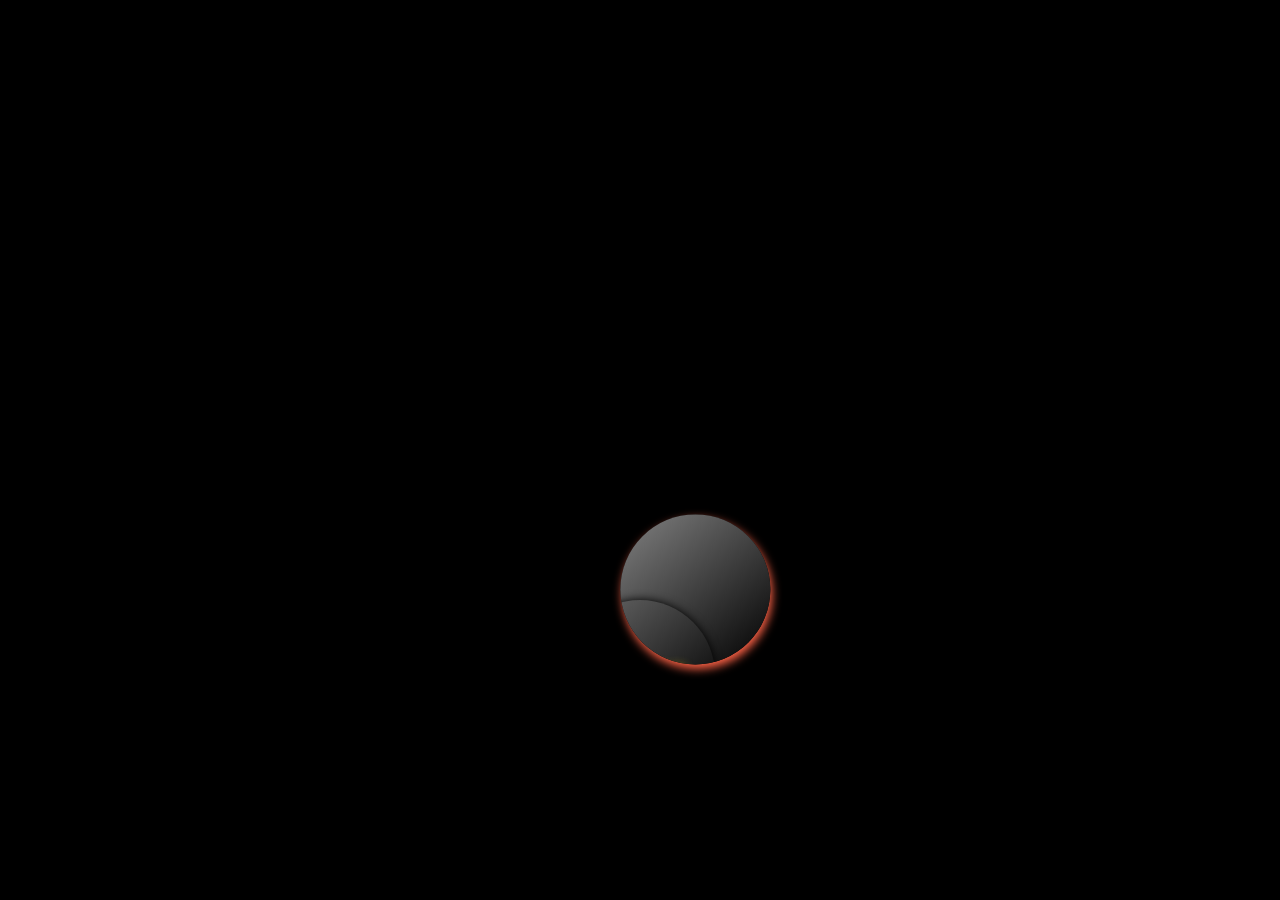
<file: 1_фонарик/index.html>
<!DOCTYPE html>
<html lang="ru">

<head>
    <meta charset="UTF-8">
    <meta name="viewport" content="width=device-width, initial-scale=1">
    <link rel="shortcut icon" href="#" type="image/x-icon">
    <title>SIN and COS</title>
    <link rel="stylesheet" href="css/style.css">
</head>

<body>



    <div class="box">
        <p class="title title-top">FEEL</p>
        <p class="title title-right">JS</p>
        <p class="title title-bottom">POWER</p>
        <p class="title title-left">THE</p>
    </div>


    <!-- <script src="https://cdn.jsdelivr.net/npm/vue/dist/vue.js"></script> -->
    <script src="js/index.js"></script>
</body>

</html>
</file>
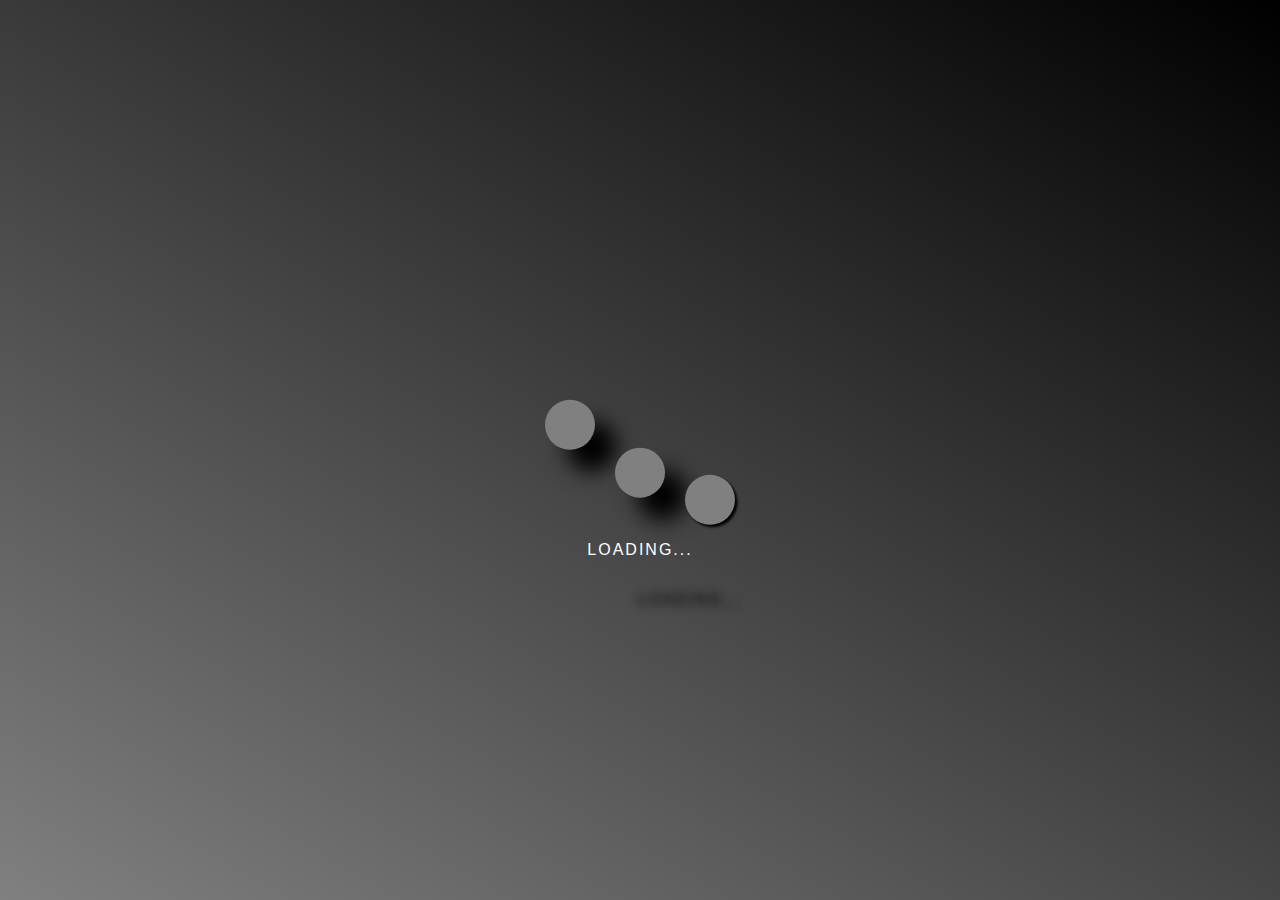
<file: 2_синус-точек/index.html>
<!DOCTYPE html>
<html lang="ru">

<head>
  <meta charset="UTF-8">
  <meta name="viewport" content="width=device-width, initial-scale=1">
  <link rel="shortcut icon" href="#" type="image/x-icon">
  <title>Шаблон</title>
  <link rel="stylesheet" href="css/style.css">
</head>

<body>

  <hr class="hr hr1">
  <hr class="hr hr2">

<!--  <svg width="300" hieght="150">-->
<!--    <circle class="circleLeft" cx="100" cy="75" r="20" />-->
<!--    <circle class="circleCenter" cx="150" cy="75" r="20" />-->
<!--    <circle class="circleRight" cx="200" cy="75" r="20" />-->
<!--  </svg>-->

  <div class="container" width="300" hieght="150">
    <div class="circle circle-left"></div>
    <div class="circle circle-center"></div>
    <div class="circle circle-right"></div>
  </div>


  <script src="js/index.js"></script>
</body>

</html>
</file>
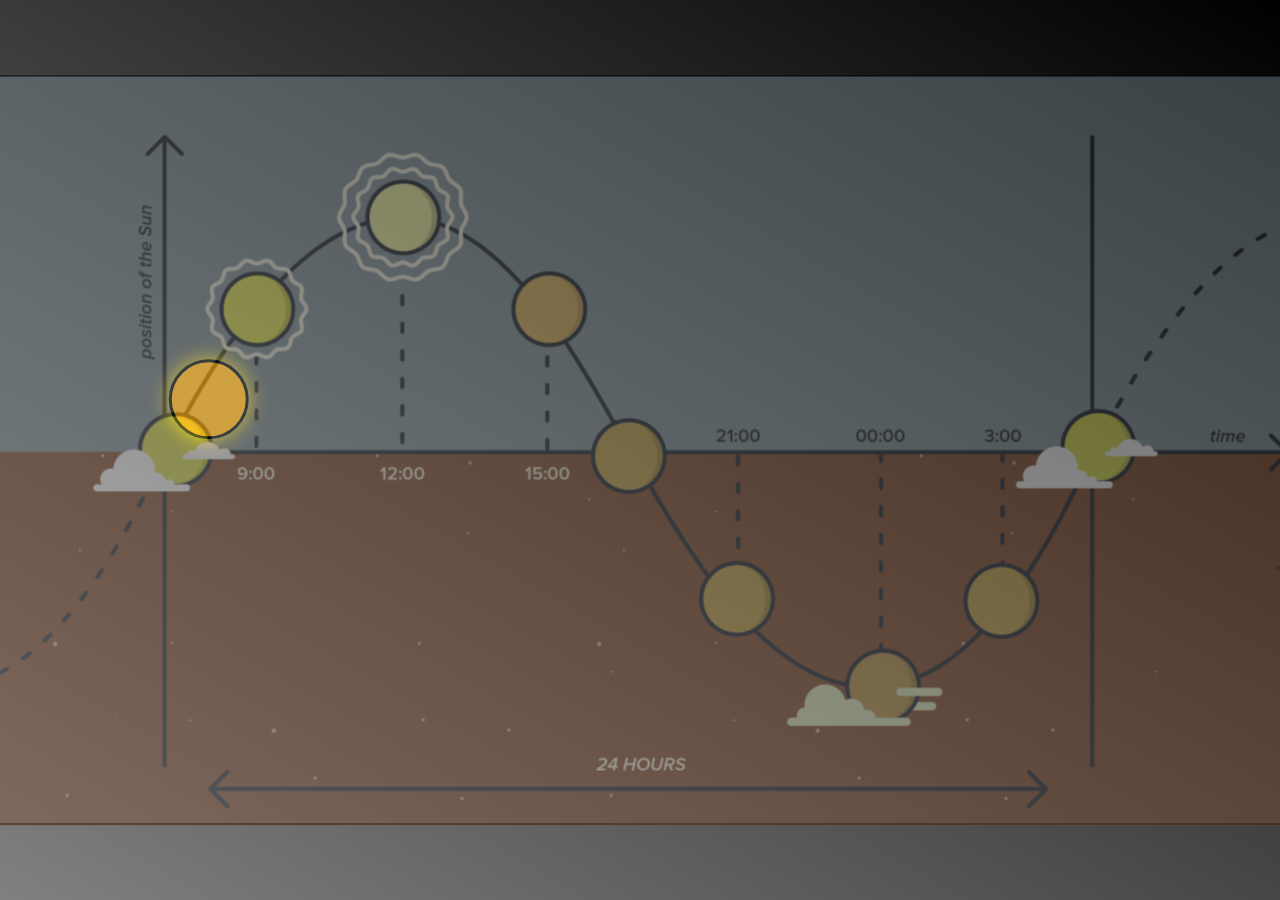
<file: 3_солнце/index.html>
<!DOCTYPE html>
<html lang="ru">

<head>
  <meta charset="UTF-8">
  <meta name="viewport" content="width=device-width, initial-scale=1">
  <link rel="shortcut icon" href="#" type="image/x-icon">
  <title>Солнце</title>
  <link rel="stylesheet" href="css/style.css">
</head>

<body>

  <hr class="hr hr1">
  <hr class="hr hr2">

  <div class="container">
    <div class="sun"></div>
  </div>


  <script src="js/index.js"></script>
</body>

</html>
</file>
<file: 1_фонарик/css/style.css>
*,
::before,
::after {
    box-sizing: border-box;
    padding: 0;
    margin: 0;
}

body {
    height: 100%;
    padding: 50px;
    font-size: 18px;
    font-family: Geometria, sans-serif;
    background-color: black;
    overflow: hidden;
}

img {
    max-width: 100%;
    height: 100%;
}

/*безопасное скрытие элемента*/
.visually-hidden {
    position: absolute;
    width: 1px;
    height: 1px;
    margin: -1px;
    border: 0;
    padding: 0;
    clip: rect(0 0 0 0);
    overflow: hidden;
}

.box {
    position: absolute;
    top: 0;
    right: 0;
    bottom: 0;
    left: 0;
    margin: auto;
    width: 150px;
    height: 150px;
    border-radius: 50%;
    overflow: hidden;
}

.title {
    position: absolute;
    top: 0;
    right: 0;
    bottom: 0;
    left: 0;
    margin: auto;

    width: inherit;
    height: inherit;

    box-shadow: 0 0 10px black;
    border-radius: 50%;

    font-size: 25px;
    color: wheat;
    text-shadow: 0 0 10px gold;
    text-align: center;
    line-height: 150px;
}

.title-top {
    top: -300px;
}

.title-right {
    left: 150px;
}

.title-bottom {
    top: 300px;
}

.title-left {
    left: -300px;
}
</file>
<file: 2_синус-точек/css/style.css>
*,
::before,
::after {
  box-sizing: border-box;
  padding: 0;
  margin: 0;
}

html,
body {
  height: 100%;
  font-family: sans-serif;
  background-image: linear-gradient(210deg, black, gray);
}

.hr {
  width: 100%;
  position: absolute;
  top: 50%;
  left: 50%;
  transform: translate(-50%, -50%);
  border-color: black;
  display: none;
}

.hr2 {
  transform: translate(-50%, -50%) rotate(90deg);
}

.container {
  position: absolute;
  top: 50%;
  left: 50%;
  transform: translate(-50%, -50%);
  display: flex;
  gap: 20px;
  /*border: 1px solid black;*/
}

.container::before {
  content: "LOADING...";
  position: absolute;
  top: 250%;
  left: 50%;
  transform: translate(-50%, -50%);
  color: white;
  letter-spacing: 2px;
  z-index: 2;
  text-shadow: 50px 50px 10px black;
}

.circle {
  width: 50px;
  height: 50px;
  background: gray;
  border-radius: 50%;
}
</file>
<file: 3_солнце/css/style.css>
*,
::before,
::after {
  box-sizing: border-box;
  padding: 0;
  margin: 0;
}

html,
body {
  height: 100%;
  font-family: sans-serif;
  background-image: linear-gradient(210deg, black, gray);
  overflow: hidden;
}

.hr {
  width: 100%;
  position: absolute;
  top: 50%;
  left: 50%;
  transform: translate(-50%, -50%);
  border-color: black;
  display: none;
}

.hr2 {
  transform: translate(-50%, -50%) rotate(90deg);
}

.container {
  position: absolute;
  top: 50%;
  left: 50%;
  transform: translate(-50%, -50%);
  width: 1429px;
  height: 749px;

  display: flex;
  gap: 20px;
  border: 1px solid black;
}

.container::after {
  content: "";
  position: absolute;
  top: 0;
  left: 0;
  width: inherit;
  height: inherit;
  background-repeat: no-repeat;
  background-image: url("../img/2.png");
  opacity: 0.4;
  pointer-events: none;
}

.sun {
  position: absolute;
  top: 334px;
  left: 210px;
  width: 80px;
  height: 80px;
  background: orange;
  border: 3px solid black;
  border-radius: 50%;
  box-shadow: 0 0 20px gold;
}
</file>
